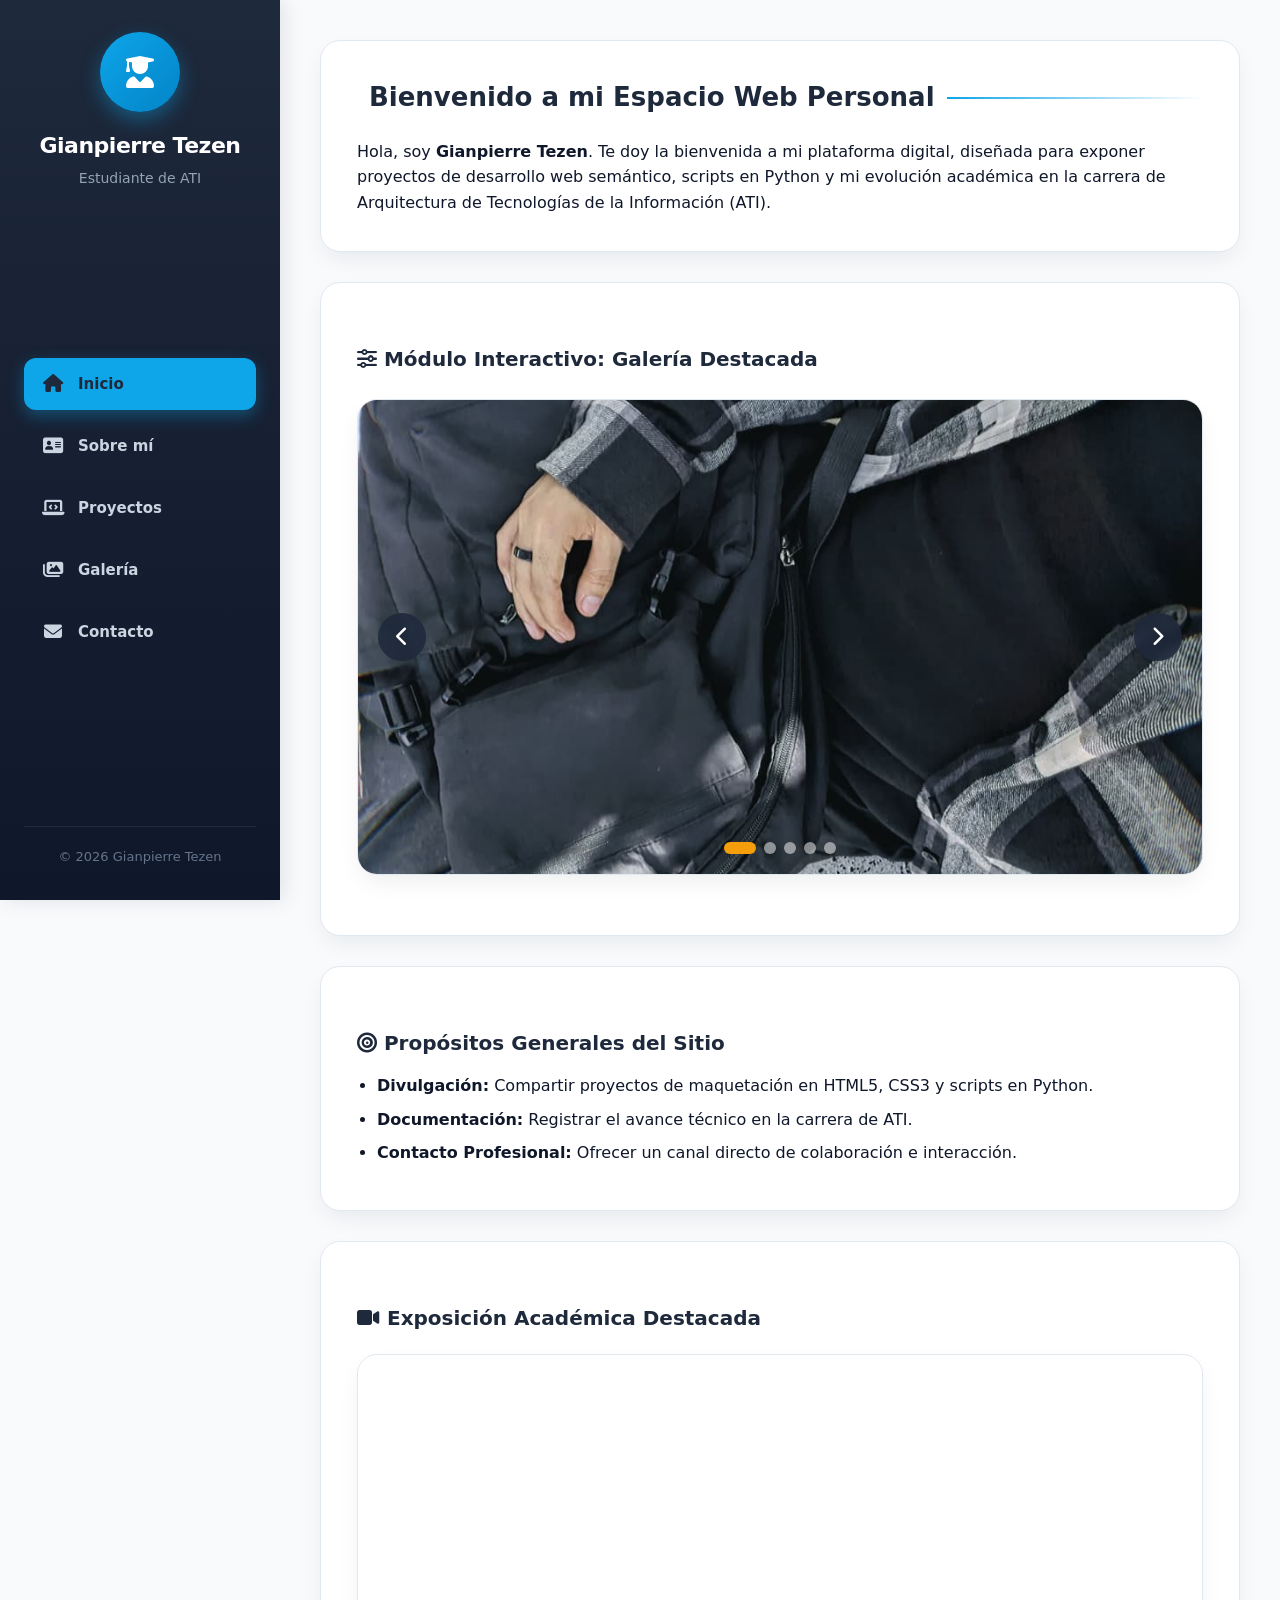
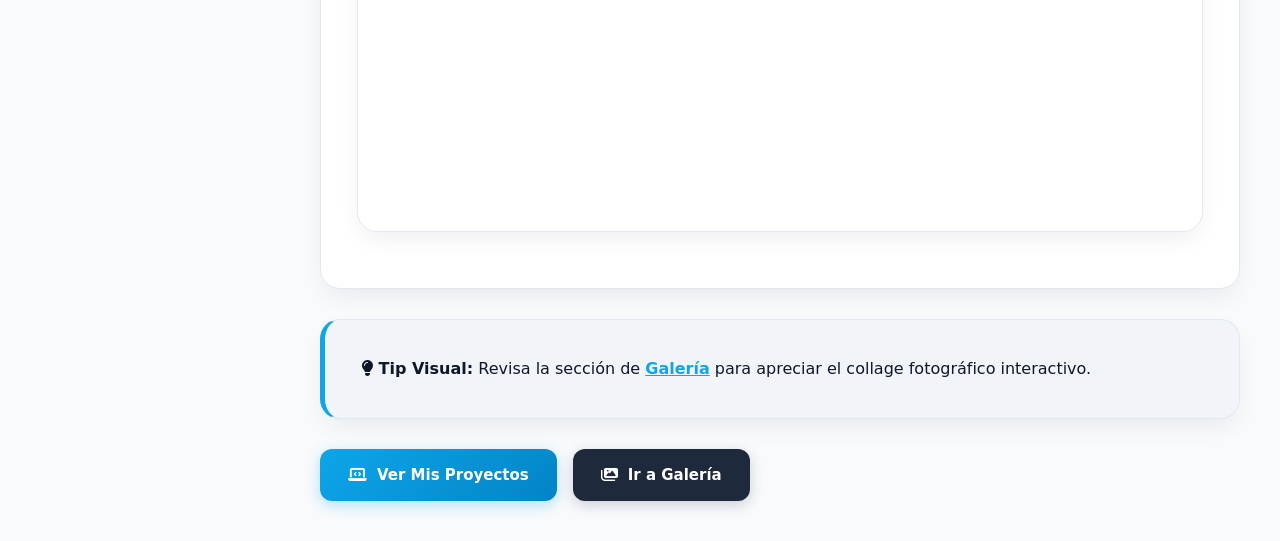
<file: MIpaginaweb/index.html>
<!DOCTYPE html>
<html lang="es">
<head>
    <meta charset="UTF-8">
    <meta name="viewport" content="width=device-width, initial-scale=1.0">
    <meta name="description" content="Portafolio profesional de Gianpierre Tezen: Estudiante de ATI, Desarrollo Web y Python.">
    <meta name="keywords" content="Gianpierre Tezen, ATI, Desarrollo Web, Python, HTML5, IES Rep. Federal de Alemania">
    <title>Inicio | Gianpierre Tezen - Portafolio Profesional</title>
    <link rel="stylesheet" href="https://cdnjs.cloudflare.com/ajax/libs/font-awesome/6.4.0/css/all.min.css">
    <link rel="stylesheet" href="style.css">
</head>
<body>

    <div class="app-viewport">
        
        <!-- BARRA LATERAL IZQUIERDA -->
        <aside class="sidebar">
            <div class="sidebar-header">
                <div class="profile-avatar"><i class="fa-solid fa-user-graduate"></i></div>
                <h1 class="profile-name">Gianpierre Tezen</h1>
                <p class="profile-role">Estudiante de ATI</p>
            </div>
            
            <nav class="sidebar-nav">
                <a href="index.html" class="active"><i class="fa-solid fa-house"></i> Inicio</a>
                <a href="sobre.html"><i class="fa-solid fa-address-card"></i> Sobre mí</a>
                <a href="proyectos.html"><i class="fa-solid fa-laptop-code"></i> Proyectos</a>
                <a href="galeria.html"><i class="fa-solid fa-images"></i> Galería</a>
                <a href="contacto.html"><i class="fa-solid fa-envelope"></i> Contacto</a>
            </nav>

            <div class="sidebar-footer">
                &copy; 2026 Gianpierre Tezen
            </div>
        </aside>

        <!-- CONTENIDO PRINCIPAL A PANTALLA COMPLETA -->
        <main class="content-area">
            
            <section class="section-card">
                <h2><i class="fa-solid fa-sparkles"></i> Bienvenido a mi Espacio Web Personal</h2>
                <p>Hola, soy <strong>Gianpierre Tezen</strong>. Te doy la bienvenida a mi plataforma digital, diseñada para exponer proyectos de desarrollo web semántico, scripts en Python y mi evolución académica en la carrera de Arquitectura de Tecnologías de la Información (ATI).</p>
            </section>

            <!-- MÓDULO DE INVESTIGACIÓN: CARRUSEL INTERACTIVO CON 5 FOTOS -->
            <section class="section-card">
                <h3><i class="fa-solid fa-sliders"></i> Módulo Interactivo: Galería Destacada</h3>
                <div class="carousel-container" id="mainCarousel">
                    <div class="carousel-slide active">
                        <img src="imagenes/foto1.jpg" alt="Instalaciones académicas ATI">
                    </div>
                    <div class="carousel-slide">
                        <img src="imagenes/foto2.jpg" alt="Proyectos y maquetación web">
                    </div>
                    <div class="carousel-slide">
                        <img src="imagenes/foto3.jpg" alt="Espacio de trabajo informático">
                    </div>
                    <div class="carousel-slide">
                        <img src="imagenes/foto4.jpg" alt="Investigación en desarrollo de software">
                    </div>
                    <div class="carousel-slide">
                        <img src="imagenes/foto5.jpg" alt="Fotografía personal y pasatiempos">
                    </div>

                    <button class="carousel-btn prev" onclick="prevSlide()"><i class="fa-solid fa-chevron-left"></i></button>
                    <button class="carousel-btn next" onclick="nextSlide()"><i class="fa-solid fa-chevron-right"></i></button>

                    <div class="carousel-dots">
                        <span class="dot active" onclick="goToSlide(0)"></span>
                        <span class="dot" onclick="goToSlide(1)"></span>
                        <span class="dot" onclick="goToSlide(2)"></span>
                        <span class="dot" onclick="goToSlide(3)"></span>
                        <span class="dot" onclick="goToSlide(4)"></span>
                    </div>
                </div>
            </section>

            <section class="section-card">
                <h3><i class="fa-solid fa-bullseye"></i> Propósitos Generales del Sitio</h3>
                <ul style="margin-left: 20px; margin-top: 10px;">
                    <li style="margin-bottom: 8px;"><strong>Divulgación:</strong> Compartir proyectos de maquetación en HTML5, CSS3 y scripts en Python.</li>
                    <li style="margin-bottom: 8px;"><strong>Documentación:</strong> Registrar el avance técnico en la carrera de ATI.</li>
                    <li style="margin-bottom: 8px;"><strong>Contacto Profesional:</strong> Ofrecer un canal directo de colaboración e interacción.</li>
                </ul>
            </section>

            <!-- VIDEO RESPONSIVE DE EXPOSICIÓN (YOUTUBE IFRAME 16:9) -->
            <section class="section-card">
                <h3><i class="fa-solid fa-video"></i> Exposición Académica Destacada</h3>
                <div class="video-responsive">
                    <iframe 
                    src="https://www.youtube.com/embed/KEpPIBJA8Qw" 
                     title="Exposición Académica"
                    allow="accelerometer; autoplay; clipboard-write; encrypted-media; gyroscope; picture-in-picture" 
                     allowfullscreen 
                        loading="lazy">
</iframe>
                </div>
            </section>

            <aside class="section-card" style="background: #F1F5F9; border-left: 5px solid var(--color-secondary);">
                <p><strong><i class="fa-solid fa-lightbulb"></i> Tip Visual:</strong> Revisa la sección de <a href="galeria.html" style="color: var(--color-secondary); font-weight: bold;">Galería</a> para apreciar el collage fotográfico interactivo.</p>
            </aside>

            <div class="btn-group">
                <a href="proyectos.html" class="btn"><i class="fa-solid fa-laptop-code"></i> Ver Mis Proyectos</a>
                <a href="galeria.html" class="btn btn-secondary"><i class="fa-solid fa-images"></i> Ir a Galería</a>
            </div>

        </main>

    </div>

    <!-- SCRIPT DEL CARRUSEL -->
    <script>
        let currentSlide = 0;
        const slides = document.querySelectorAll('.carousel-slide');
        const dots = document.querySelectorAll('.dot');
        let timer;

        function showSlide(index) {
            if (index >= slides.length) currentSlide = 0;
            else if (index < 0) currentSlide = slides.length - 1;
            else currentSlide = index;

            slides.forEach((s, i) => s.classList.toggle('active', i === currentSlide));
            dots.forEach((d, i) => d.classList.toggle('active', i === currentSlide));
        }

        function nextSlide() { showSlide(currentSlide + 1); }
        function prevSlide() { showSlide(currentSlide - 1); }
        function goToSlide(i) { showSlide(i); }

        function startTimer() { timer = setInterval(nextSlide, 4500); }
        function stopTimer() { clearInterval(timer); }

        const container = document.getElementById('mainCarousel');
        container.addEventListener('mouseenter', stopTimer);
        container.addEventListener('mouseleave', startTimer);

        startTimer();
    </script>
</body>
</html>
</file>
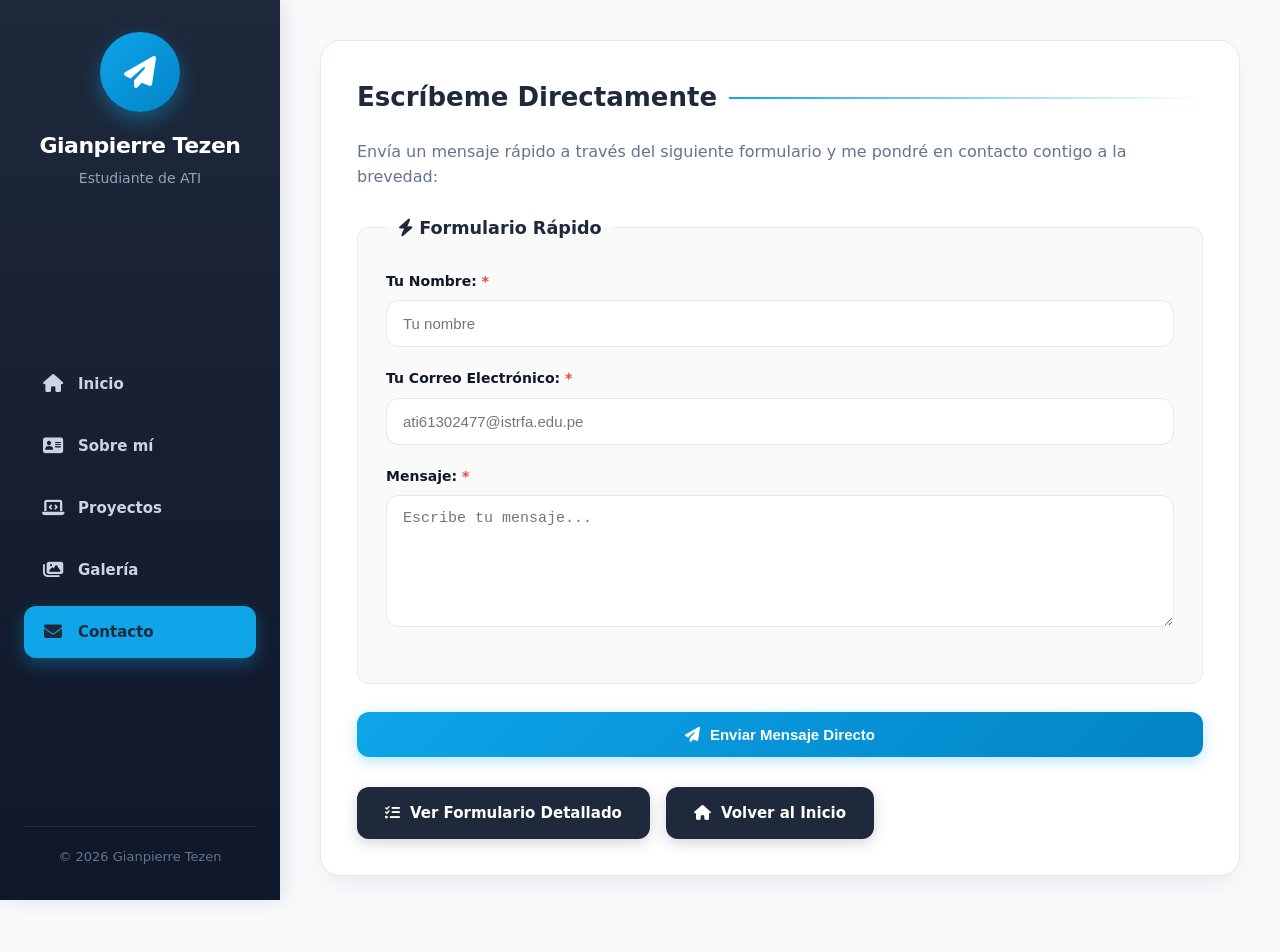
<file: MIpaginaweb/contacto.html>
<!DOCTYPE html>
<html lang="es">
<head>
    <meta charset="UTF-8">
    <meta name="viewport" content="width=device-width, initial-scale=1.0">
    <meta name="description" content="Contacto rápido con Gianpierre Tezen.">
    <title>Contacto Rápido | Gianpierre Tezen</title>
    <link rel="stylesheet" href="https://cdnjs.cloudflare.com/ajax/libs/font-awesome/6.4.0/css/all.min.css">
    <link rel="stylesheet" href="style.css">
</head>
<body>

    <div class="app-viewport">
        
        <aside class="sidebar">
            <div class="sidebar-header">
                <div class="profile-avatar"><i class="fa-solid fa-paper-plane"></i></div>
                <h1 class="profile-name">Gianpierre Tezen</h1>
                <p class="profile-role">Estudiante de ATI</p>
            </div>
            
            <nav class="sidebar-nav">
                <a href="index.html"><i class="fa-solid fa-house"></i> Inicio</a>
                <a href="sobre.html"><i class="fa-solid fa-address-card"></i> Sobre mí</a>
                <a href="proyectos.html"><i class="fa-solid fa-laptop-code"></i> Proyectos</a>
                <a href="galeria.html"><i class="fa-solid fa-images"></i> Galería</a>
                <a href="contacto.html" class="active"><i class="fa-solid fa-envelope"></i> Contacto</a>
            </nav>

            <div class="sidebar-footer">
                &copy; 2026 Gianpierre Tezen
            </div>
        </aside>

        <main class="content-area">
            
            <section class="section-card">
                <h2>Escríbeme Directamente</h2>
                <p class="subtitulo">Envía un mensaje rápido a través del siguiente formulario y me pondré en contacto contigo a la brevedad:</p>

                <!-- CONTENEDOR PARA EL MENSAJE DE ÉXITO O ERROR -->
                <div id="mensajeEstado" style="margin-bottom: 20px; display: none;"></div>

                <form id="formRapido" action="https://api.web3forms.com/submit" method="POST">
                    <input type="hidden" name="access_key" value="021f3ccd-b52b-4cdf-b159-edd0750fe135">
                    <input type="hidden" name="subject" value="Nuevo mensaje desde la pagina de Gianpierre Tezen Fernandez">

                    <fieldset>
                        <legend><i class="fa-solid fa-bolt"></i> Formulario Rápido</legend>

                        <div class="form-group">
                            <label for="nombre" class="required">Tu Nombre:</label>
                            <input type="text" id="nombre" name="nombre" placeholder="Tu nombre" required>
                        </div>

                        <div class="form-group">
                            <label for="email" class="required">Tu Correo Electrónico:</label>
                            <input type="email" id="email" name="email" placeholder="ati61302477@istrfa.edu.pe" required>
                        </div>

                        <div class="form-group">
                            <label for="mensaje" class="required">Mensaje:</label>
                            <textarea id="mensaje" name="mensaje" rows="6" placeholder="Escribe tu mensaje..." required></textarea>
                        </div>
                    </fieldset>

                    <button type="submit" class="btn" style="width: 100%; justify-content: center;"><i class="fa-solid fa-paper-plane"></i> Enviar Mensaje Directo</button>
                </form>

                <div class="btn-group">
                    <a href="contacto2.html" class="btn btn-secondary"><i class="fa-solid fa-list-check"></i> Ver Formulario Detallado</a>
                    <a href="index.html" class="btn btn-secondary"><i class="fa-solid fa-house"></i> Volver al Inicio</a>
                </div>
            </section>

        </main>

    </div>

    <!-- SCRIPT PARA ENVÍO EN SEGUNDO PLANO SIN REDIRECCIÓN -->
    <script>
        const form = document.getElementById('formRapido');
        const mensajeEstado = document.getElementById('mensajeEstado');

        form.addEventListener('submit', function(e) {
            e.preventDefault();
            mensajeEstado.style.display = 'block';
            mensajeEstado.innerHTML = "<p style='color: var(--color-secondary); font-weight: bold;'>Enviando mensaje...</p>";

            const formData = new FormData(form);

            fetch('https://api.web3forms.com/submit', {
                method: 'POST',
                body: formData
            })
            .then(async (response) => {
                let json = await response.json();
                if (response.status === 200) {
                    mensajeEstado.innerHTML = "<p style='color: #15803D; font-weight: bold; background: #DCFCE7; padding: 14px; border-radius: 12px; border: 1px solid #86EFAC;'><i class='fa-solid fa-circle-check'></i> ¡Mensaje enviado con éxito! Me pondré en contacto contigo pronto.</p>";
                    form.reset();
                } else {
                    mensajeEstado.innerHTML = `<p style='color: #B45309; background: #FEF3C7; padding: 14px; border-radius: 12px;'><i class='fa-solid fa-triangle-exclamation'></i> ${json.message}</p>`;
                }
            })
            .catch(error => {
                mensajeEstado.innerHTML = "<p style='color: #EF4444; background: #FEE2E2; padding: 14px; border-radius: 12px;'><i class='fa-solid fa-circle-xmark'></i> Ocurrió un error al enviar el mensaje. Intenta nuevamente.</p>";
            });
        });
    </script>

</body>
</html>
</file>
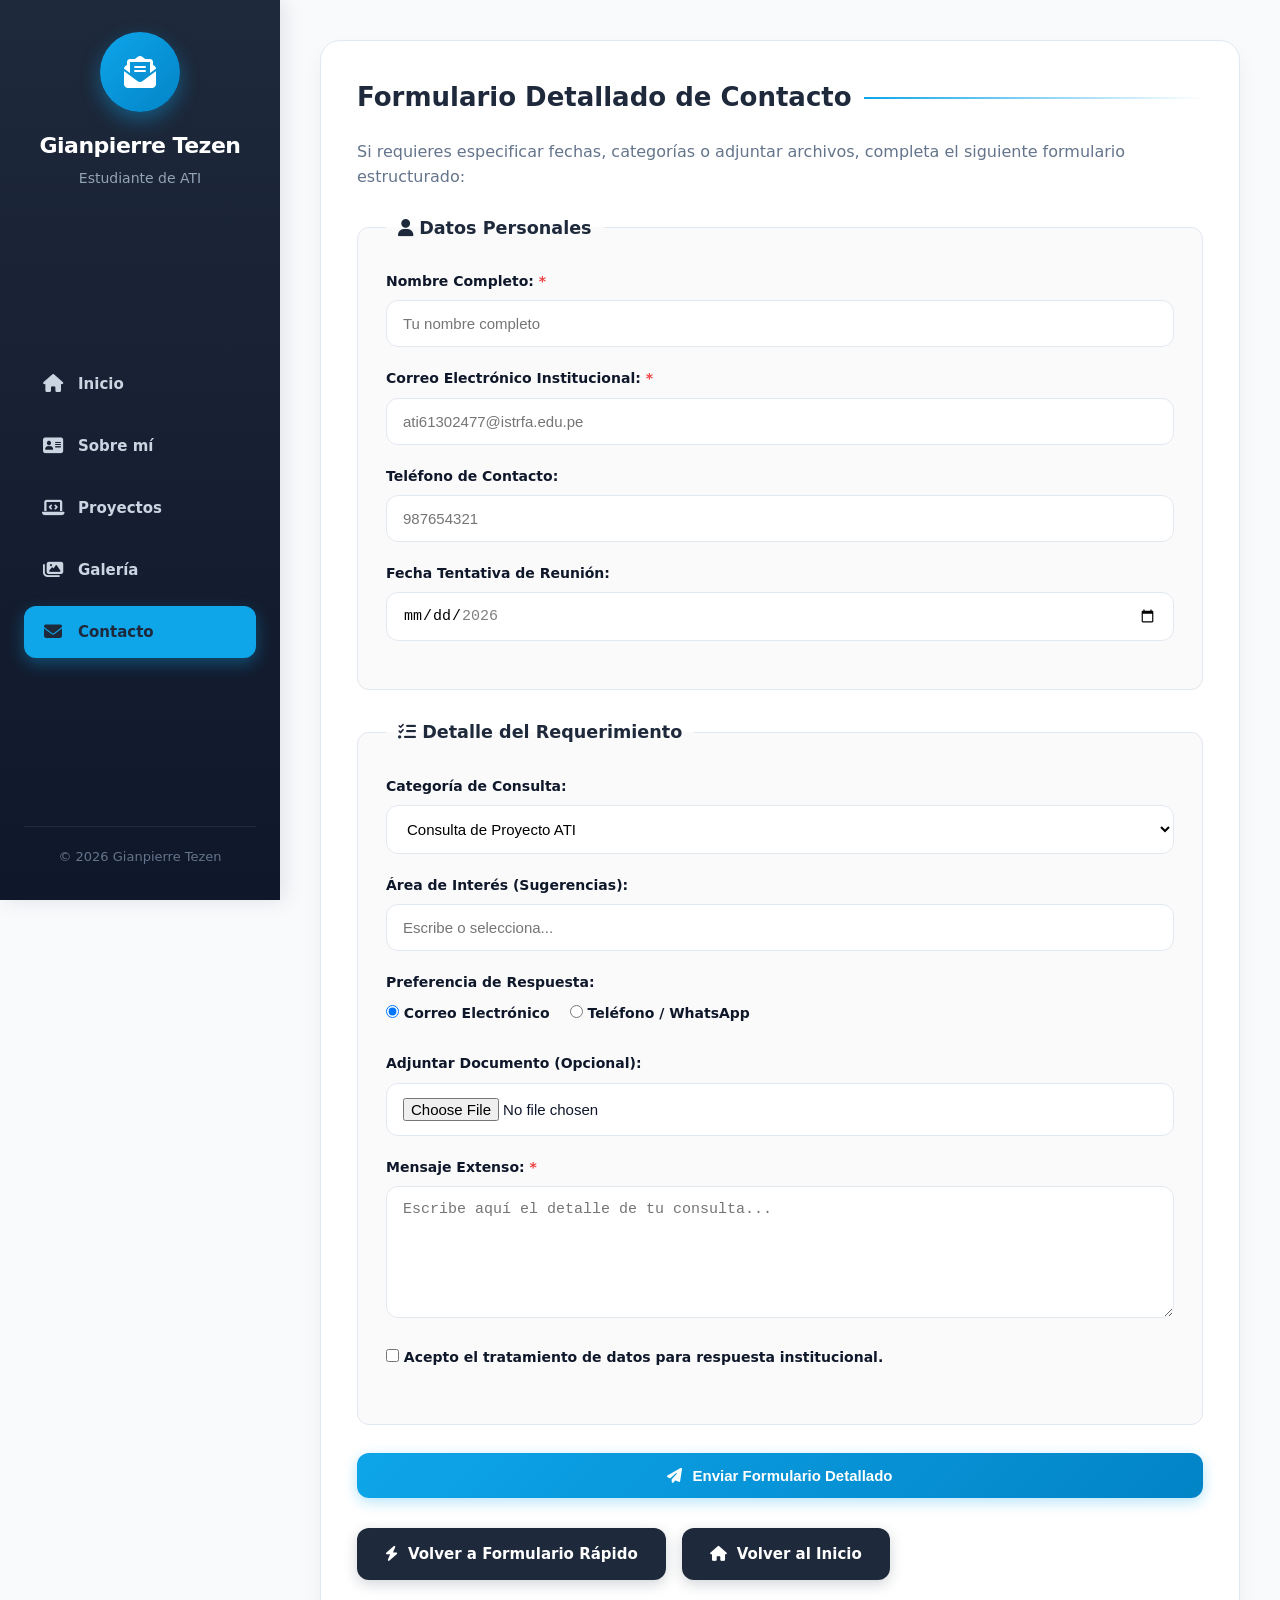
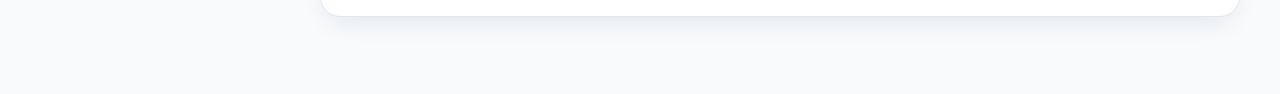
<file: MIpaginaweb/contacto2.html>
<!DOCTYPE html>
<html lang="es">
<head>
    <meta charset="UTF-8">
    <meta name="viewport" content="width=device-width, initial-scale=1.0">
    <meta name="description" content="Formulario de contacto detallado e interacción institucional de Gianpierre Tezen.">
    <title>Contacto Detallado | Gianpierre Tezen</title>
    <link rel="stylesheet" href="https://cdnjs.cloudflare.com/ajax/libs/font-awesome/6.4.0/css/all.min.css">
    <link rel="stylesheet" href="style.css">
</head>
<body>

    <div class="app-viewport">
        
        <aside class="sidebar">
            <div class="sidebar-header">
                <div class="profile-avatar"><i class="fa-solid fa-envelope-open-text"></i></div>
                <h1 class="profile-name">Gianpierre Tezen</h1>
                <p class="profile-role">Estudiante de ATI</p>
            </div>
            
            <nav class="sidebar-nav">
                <a href="index.html"><i class="fa-solid fa-house"></i> Inicio</a>
                <a href="sobre.html"><i class="fa-solid fa-address-card"></i> Sobre mí</a>
                <a href="proyectos.html"><i class="fa-solid fa-laptop-code"></i> Proyectos</a>
                <a href="galeria.html"><i class="fa-solid fa-images"></i> Galería</a>
                <a href="contacto.html" class="active"><i class="fa-solid fa-envelope"></i> Contacto</a>
            </nav>

            <div class="sidebar-footer">
                &copy; 2026 Gianpierre Tezen
            </div>
        </aside>

        <main class="content-area">
            
            <section class="section-card">
                <h2>Formulario Detallado de Contacto</h2>
                <p class="subtitulo">Si requieres especificar fechas, categorías o adjuntar archivos, completa el siguiente formulario estructurado:</p>

                <!-- CONTENEDOR PARA EL MENSAJE DE ÉXITO O ERROR -->
                <div id="mensajeEstado" style="margin-bottom: 20px; display: none;"></div>

                <form id="formDetallado" action="https://api.web3forms.com/submit" method="POST" enctype="multipart/form-data">
                    <input type="hidden" name="access_key" value="021f3ccd-b52b-4cdf-b159-edd0750fe135">
                    <input type="hidden" name="subject" value="Nuevo mensaje detallado de Gianpierre Tezen">

                    <fieldset>
                        <legend><i class="fa-solid fa-user"></i> Datos Personales</legend>

                        <div class="form-group">
                            <label for="nombre" class="required">Nombre Completo:</label>
                            <input type="text" id="nombre" name="nombre" placeholder="Tu nombre completo" required pattern="[A-Za-zÁéíóúÁÉÍÓÚñÑ\s]{3,50}">
                        </div>

                        <div class="form-group">
                            <label for="email" class="required">Correo Electrónico Institucional:</label>
                            <input type="email" id="email" name="email" placeholder="ati61302477@istrfa.edu.pe" required>
                        </div>

                        <div class="form-group">
                            <label for="telefono">Teléfono de Contacto:</label>
                            <input type="tel" id="telefono" name="telefono" placeholder="987654321" pattern="[0-9]{9}">
                        </div>

                        <div class="form-group">
                            <label for="fecha">Fecha Tentativa de Reunión:</label>
                            <input type="date" id="fecha" name="fecha_contacto" min="2026-01-01" max="2026-12-31">
                        </div>
                    </fieldset>

                    <fieldset>
                        <legend><i class="fa-solid fa-list-check"></i> Detalle del Requerimiento</legend>

                        <div class="form-group">
                            <label for="categoria">Categoría de Consulta:</label>
                            <select id="categoria" name="categoria">
                                <optgroup label="Académico">
                                    <option value="proyecto">Consulta de Proyecto ATI</option>
                                    <option value="estudio">Colaboración Académica</option>
                                </optgroup>
                                <optgroup label="Desarrollo">
                                    <option value="web">Páginas Web HTML/CSS</option>
                                    <option value="python">Programación en Python</option>
                                </optgroup>
                            </select>
                        </div>

                        <div class="form-group">
                            <label for="interes">Área de Interés (Sugerencias):</label>
                            <input type="text" id="interes" name="area_interes" list="intereses-list" placeholder="Escribe o selecciona...">
                            <datalist id="intereses-list">
                                <option value="Desarrollo de páginas web usando HTML y CSS">
                                <option value="Programación de scripts en Python">
                                <option value="Proyectos Académicos ATI">
                                <option value="Arquitectura de Hardware">
                            </datalist>
                        </div>

                        <div class="form-group">
                            <label>Preferencia de Respuesta:</label>
                            <div class="radio-group">
                                <label><input type="radio" name="preferencia" value="correo" checked> Correo Electrónico</label>
                                <label><input type="radio" name="preferencia" value="telefono"> Teléfono / WhatsApp</label>
                            </div>
                        </div>

                        <div class="form-group">
                            <label for="archivo">Adjuntar Documento (Opcional):</label>
                            <input type="file" id="archivo" name="archivo_adjunto">
                        </div>

                        <div class="form-group">
                            <label for="mensaje" class="required">Mensaje Extenso:</label>
                            <textarea id="mensaje" name="mensaje" rows="6" placeholder="Escribe aquí el detalle de tu consulta..." required></textarea>
                        </div>

                        <div class="form-group">
                            <div class="checkbox-group">
                                <label><input type="checkbox" name="terminos" required> Acepto el tratamiento de datos para respuesta institucional.</label>
                            </div>
                        </div>
                    </fieldset>

                    <button type="submit" class="btn" style="width: 100%; justify-content: center;"><i class="fa-solid fa-paper-plane"></i> Enviar Formulario Detallado</button>
                </form>

                <div class="btn-group">
                    <a href="contacto.html" class="btn btn-secondary"><i class="fa-solid fa-bolt"></i> Volver a Formulario Rápido</a>
                    <a href="index.html" class="btn btn-secondary"><i class="fa-solid fa-house"></i> Volver al Inicio</a>
                </div>
            </section>

        </main>

    </div>

    <!-- SCRIPT PARA ENVÍO EN SEGUNDO PLANO SIN REDIRECCIÓN -->
    <script>
        const form = document.getElementById('formDetallado');
        const mensajeEstado = document.getElementById('mensajeEstado');

        form.addEventListener('submit', function(e) {
            e.preventDefault();
            mensajeEstado.style.display = 'block';
            mensajeEstado.innerHTML = "<p style='color: var(--color-secondary); font-weight: bold;'>Enviando formulario...</p>";

            const formData = new FormData(form);

            fetch('https://api.web3forms.com/submit', {
                method: 'POST',
                body: formData
            })
            .then(async (response) => {
                let json = await response.json();
                if (response.status === 200) {
                    mensajeEstado.innerHTML = "<p style='color: #15803D; font-weight: bold; background: #DCFCE7; padding: 14px; border-radius: 12px; border: 1px solid #86EFAC;'><i class='fa-solid fa-circle-check'></i> ¡Mensaje enviado con éxito! Me pondré en contacto contigo pronto.</p>";
                    form.reset();
                } else {
                    mensajeEstado.innerHTML = `<p style='color: #B45309; background: #FEF3C7; padding: 14px; border-radius: 12px;'><i class='fa-solid fa-triangle-exclamation'></i> ${json.message}</p>`;
                }
            })
            .catch(error => {
                mensajeEstado.innerHTML = "<p style='color: #EF4444; background: #FEE2E2; padding: 14px; border-radius: 12px;'><i class='fa-solid fa-circle-xmark'></i> Ocurrió un error al enviar el mensaje. Intenta nuevamente.</p>";
            });
        });
    </script>

</body>
</html>
</file>
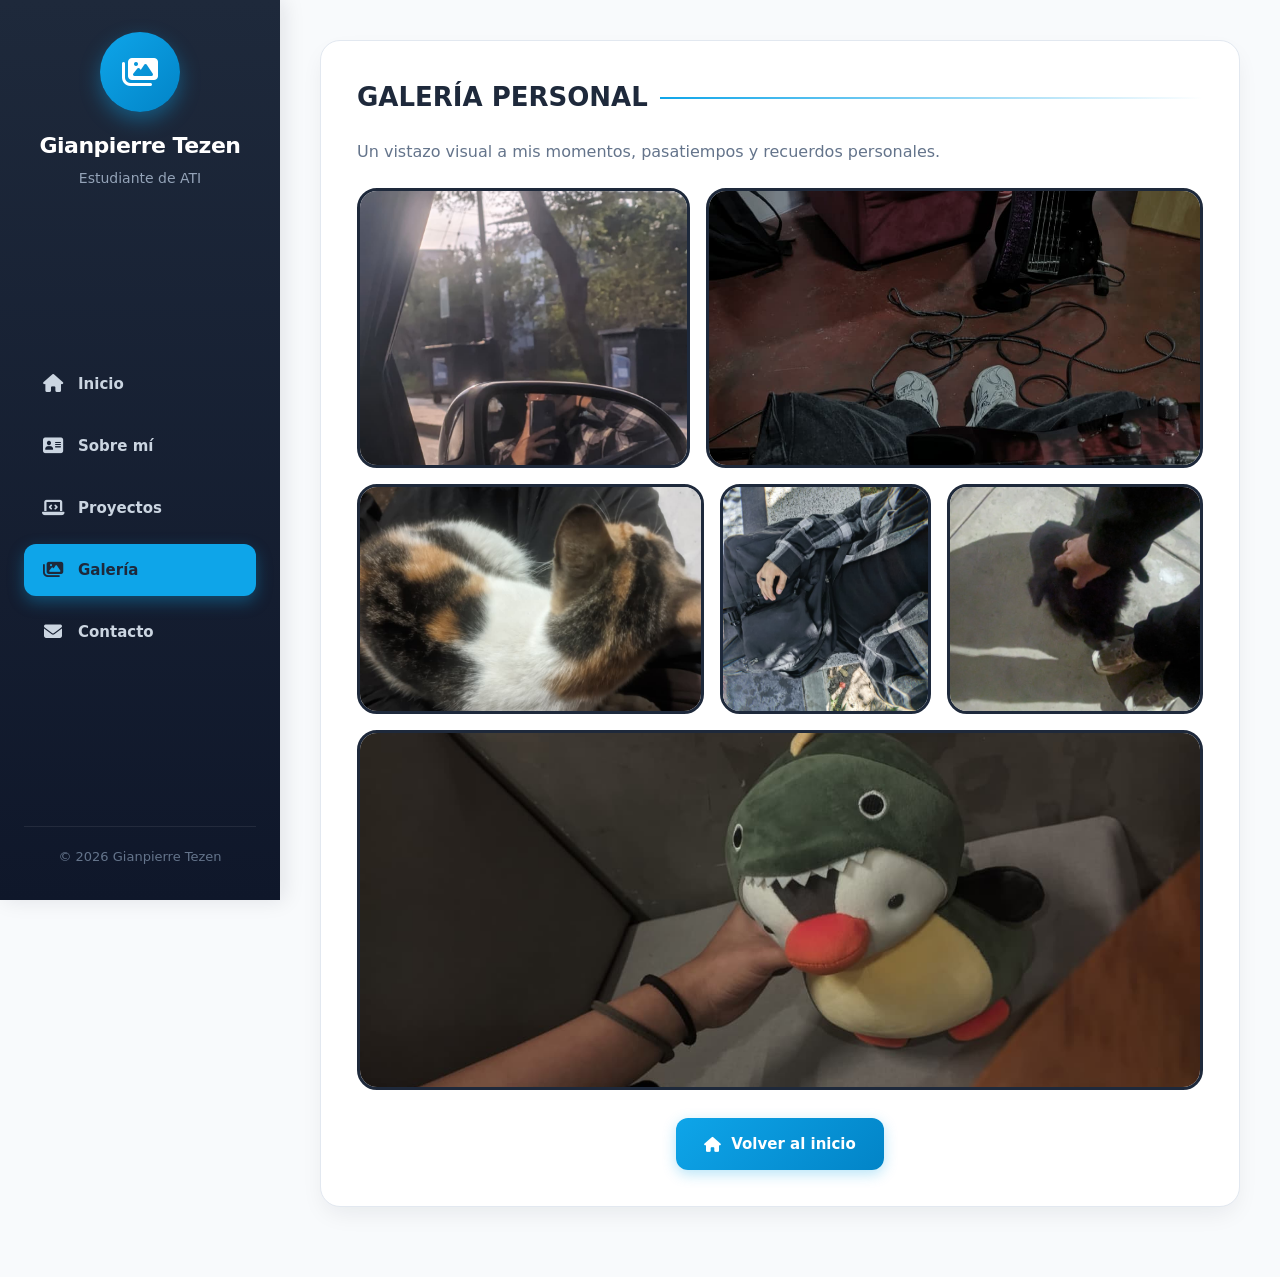
<file: MIpaginaweb/galeria.html>
<!DOCTYPE html>
<html lang="es">
<head>
  <meta charset="UTF-8">
  <meta name="viewport" content="width=device-width, initial-scale=1.0">
  <meta name="description" content="Galería collage fotográfico personal de Gianpierre Tezen.">
  <title>Galería | Gianpierre Tezen</title>
  <link rel="stylesheet" href="https://cdnjs.cloudflare.com/ajax/libs/font-awesome/6.4.0/css/all.min.css">
  <link rel="stylesheet" href="style.css">
  <style>
    /* COLLAGE DINÁMICO DE 6 FOTOS */
    .fila {
      display: flex;
      gap: 16px;
      margin-bottom: 16px;
      width: 100%;
    }

    .fila img {
      height: 100%;
      width: 0;
      min-width: 0;
      object-fit: cover;
      border: 3px solid var(--color-primary);
      border-radius: var(--radius-lg);
      cursor: pointer;
      transition: all 0.3s cubic-bezier(0.4, 0, 0.2, 1);
    }

    .fila img:hover {
      transform: translateY(-8px) scale(1.02);
      border-color: var(--color-secondary);
      box-shadow: var(--shadow-lg);
    }

    .fila-1 { height: 280px; }
    .fila-1 .img1 { flex: 1.2; }
    .fila-1 .img2 { flex: 1.8; }

    .fila-2 { height: 230px; }
    .fila-2 .img3 { flex: 1.5; }
    .fila-2 .img4 { flex: 0.9; }
    .fila-2 .img5 { flex: 1.1; }

    .fila-3 { height: 360px; }
    .fila-3 .img6 { flex: 1; }

    .btn-container {
      text-align: center;
      margin-top: 28px;
    }

    @media (max-width: 600px) {
      .fila {
        flex-direction: column;
        height: auto !important;
        gap: 12px;
      }
      .fila img {
        width: 100% !important;
        height: 220px !important;
      }
    }
  </style>
</head>
<body>

  <div class="app-viewport">
    
    <aside class="sidebar">
      <div class="sidebar-header">
        <div class="profile-avatar"><i class="fa-solid fa-images"></i></div>
        <h1 class="profile-name">Gianpierre Tezen</h1>
        <p class="profile-role">Estudiante de ATI</p>
      </div>
      
      <nav class="sidebar-nav">
        <a href="index.html"><i class="fa-solid fa-house"></i> Inicio</a>
        <a href="sobre.html"><i class="fa-solid fa-address-card"></i> Sobre mí</a>
        <a href="proyectos.html"><i class="fa-solid fa-laptop-code"></i> Proyectos</a>
        <a href="galeria.html" class="active"><i class="fa-solid fa-images"></i> Galería</a>
        <a href="contacto.html"><i class="fa-solid fa-envelope"></i> Contacto</a>
      </nav>

      <div class="sidebar-footer">
        &copy; 2026 Gianpierre Tezen
      </div>
    </aside>

    <main class="content-area">
      
      <section class="section-card">
        <h2>GALERÍA PERSONAL</h2>
        <p class="subtitulo">Un vistazo visual a mis momentos, pasatiempos y recuerdos personales.</p>

        <!-- FILA 1 -->
        <div class="fila fila-1">
          <img src="imagenes/foto3.jpg" alt="Guitarras y cuarto" class="img1">
          <img src="imagenes/foto5.jpg" alt="Selfie en espejo" class="img2">
        </div>

        <!-- FILA 2 -->
        <div class="fila fila-2">
          <img src="imagenes/foto4.jpg" alt="Gatito" class="img3">
          <img src="imagenes/foto1.jpg" alt="Peluche" class="img4">
          <img src="imagenes/foto2.jpg" alt="Perrito" class="img5">
        </div>

        <!-- FILA 3 -->
        <div class="fila fila-3">
          <img src="imagenes/foto6.jpg" alt="Outfit y mochila" class="img6">
        </div>

        <div class="btn-container">
          <a href="index.html" class="btn"><i class="fa-solid fa-house"></i> Volver al inicio</a>
        </div>
      </section>

    </main>

  </div>

  <!-- REPRODUCTOR DE AUDIO AMBIENTAL -->
  <audio id="musica" autoplay loop>
    <source src="canciones/Less-than-a-Lover.mp3" type="audio/mpeg">
  </audio>

  <script>
    window.addEventListener("load", function() {
      const musica = document.getElementById("musica");
      musica.play().catch(function() {
        console.log("El navegador bloqueó el autoplay.");
      });
    });
  </script>

</body>
</html>
</file>
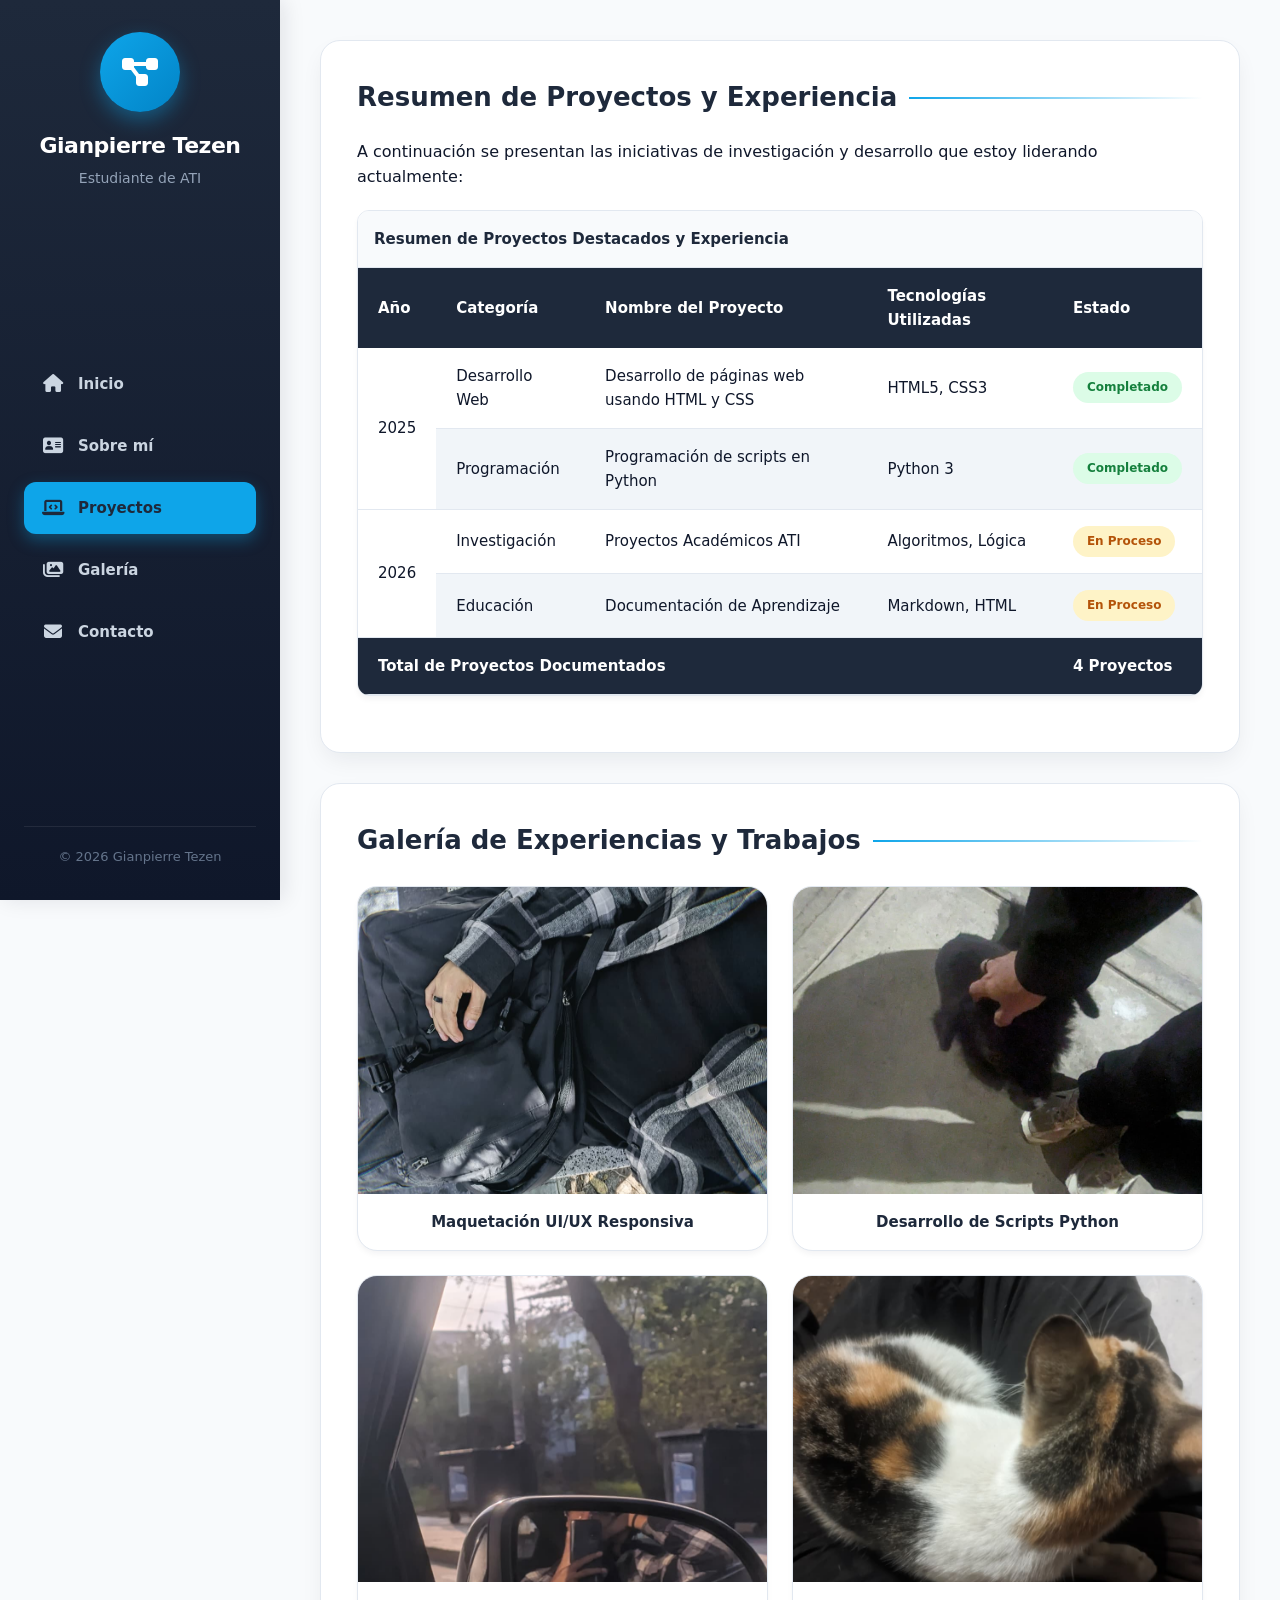
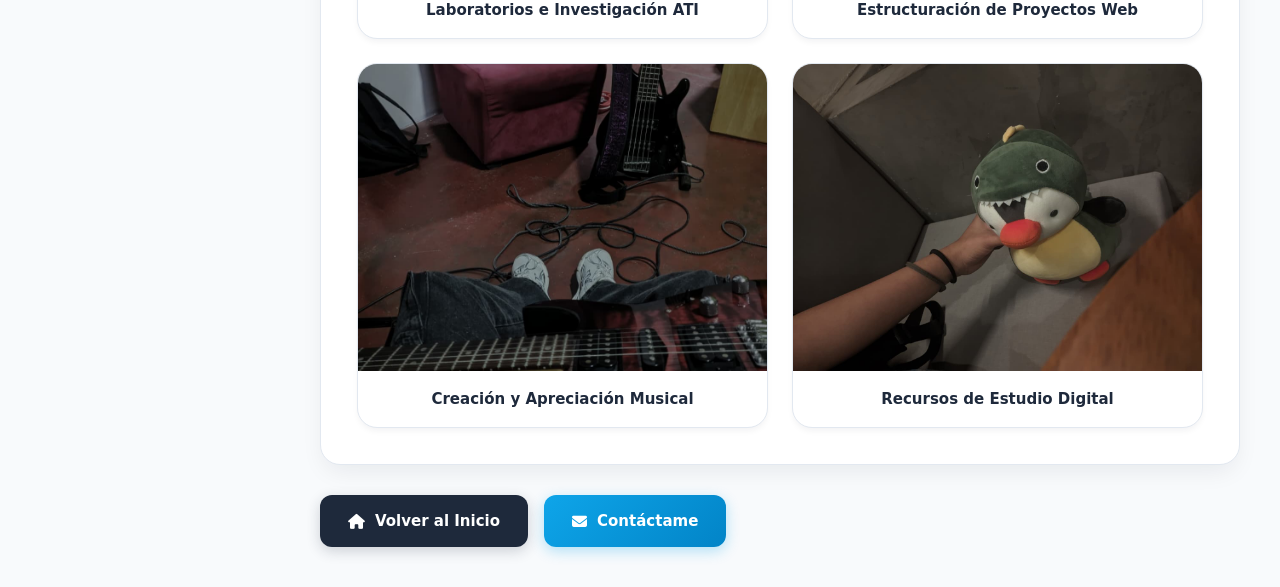
<file: MIpaginaweb/proyectos.html>
<!DOCTYPE html>
<html lang="es">
<head>
    <meta charset="UTF-8">
    <meta name="viewport" content="width=device-width, initial-scale=1.0">
    <meta name="description" content="Tabla semántica de proyectos y galería responsiva de Gianpierre Tezen.">
    <title>Proyectos | Gianpierre Tezen</title>
    <link rel="stylesheet" href="https://cdnjs.cloudflare.com/ajax/libs/font-awesome/6.4.0/css/all.min.css">
    <link rel="stylesheet" href="style.css">
</head>
<body>

    <div class="app-viewport">
        
        <aside class="sidebar">
            <div class="sidebar-header">
                <div class="profile-avatar"><i class="fa-solid fa-diagram-project"></i></div>
                <h1 class="profile-name">Gianpierre Tezen</h1>
                <p class="profile-role">Estudiante de ATI</p>
            </div>
            
            <nav class="sidebar-nav">
                <a href="index.html"><i class="fa-solid fa-house"></i> Inicio</a>
                <a href="sobre.html"><i class="fa-solid fa-address-card"></i> Sobre mí</a>
                <a href="proyectos.html" class="active"><i class="fa-solid fa-laptop-code"></i> Proyectos</a>
                <a href="galeria.html"><i class="fa-solid fa-images"></i> Galería</a>
                <a href="contacto.html"><i class="fa-solid fa-envelope"></i> Contacto</a>
            </nav>

            <div class="sidebar-footer">
                &copy; 2026 Gianpierre Tezen
            </div>
        </aside>

        <main class="content-area">
            
            <section class="section-card">
                <h2>Resumen de Proyectos y Experiencia</h2>
                <p>A continuación se presentan las iniciativas de investigación y desarrollo que estoy liderando actualmente:</p>

                <!-- TABLA SEMÁNTICA CON COLSPAN, ROWSPAN, STICKY HEADER Y ZEBRA STRIPING -->
                <div class="table-container">
                    <table class="custom-table">
                        <caption>Resumen de Proyectos Destacados y Experiencia</caption>
                        <thead>
                            <tr>
                                <th>Año</th>
                                <th>Categoría</th>
                                <th>Nombre del Proyecto</th>
                                <th>Tecnologías Utilizadas</th>
                                <th>Estado</th>
                            </tr>
                        </thead>
                        <tbody>
                            <tr>
                                <td rowspan="2">2025</td>
                                <td>Desarrollo Web</td>
                                <td>Desarrollo de páginas web usando HTML y CSS</td>
                                <td>HTML5, CSS3</td>
                                <td><span class="badge active">Completado</span></td>
                            </tr>
                            <tr>
                                <td>Programación</td>
                                <td>Programación de scripts en Python</td>
                                <td>Python 3</td>
                                <td><span class="badge active">Completado</span></td>
                            </tr>
                            <tr>
                                <td rowspan="2">2026</td>
                                <td>Investigación</td>
                                <td>Proyectos Académicos ATI</td>
                                <td>Algoritmos, Lógica</td>
                                <td><span class="badge pending">En Proceso</span></td>
                            </tr>
                            <tr>
                                <td>Educación</td>
                                <td>Documentación de Aprendizaje</td>
                                <td>Markdown, HTML</td>
                                <td><span class="badge pending">En Proceso</span></td>
                            </tr>
                        </tbody>
                        <tfoot>
                            <tr>
                                <td colspan="4">Total de Proyectos Documentados</td>
                                <td>4 Proyectos</td>
                            </tr>
                        </tfoot>
                    </table>
                </div>
            </section>

            <!-- GALERÍA GRID PROFESIONAL CON PICTURE, FIGURE Y FIGCAPTION -->
            <section class="section-card">
                <h2>Galería de Experiencias y Trabajos</h2>
                <div class="gallery-grid">
                    <figure class="gallery-card">
                        <picture>
                            <source media="(min-width: 768px)" srcset="imagenes/foto1.jpg">
                            <img src="imagenes/foto1.jpg" alt="Desarrollo Web HTML5 y CSS3" loading="lazy">
                        </picture>
                        <figcaption>Maquetación UI/UX Responsiva</figcaption>
                    </figure>

                    <figure class="gallery-card">
                        <picture>
                            <source media="(min-width: 768px)" srcset="imagenes/foto2.jpg">
                            <img src="imagenes/foto2.jpg" alt="Programación en Python" loading="lazy">
                        </picture>
                        <figcaption>Desarrollo de Scripts Python</figcaption>
                    </figure>

                    <figure class="gallery-card">
                        <picture>
                            <source media="(min-width: 768px)" srcset="imagenes/foto3.jpg">
                            <img src="imagenes/foto3.jpg" alt="Laboratorio Académico ATI" loading="lazy">
                        </picture>
                        <figcaption>Laboratorios e Investigación ATI</figcaption>
                    </figure>

                    <figure class="gallery-card">
                        <picture>
                            <source media="(min-width: 768px)" srcset="imagenes/foto4.jpg">
                            <img src="imagenes/foto4.jpg" alt="Documentación de Código" loading="lazy">
                        </picture>
                        <figcaption>Estructuración de Proyectos Web</figcaption>
                    </figure>

                    <figure class="gallery-card">
                        <picture>
                            <source media="(min-width: 768px)" srcset="imagenes/foto5.jpg">
                            <img src="imagenes/foto5.jpg" alt="Prácticas musicales" loading="lazy">
                        </picture>
                        <figcaption>Creación y Apreciación Musical</figcaption>
                    </figure>

                    <figure class="gallery-card">
                        <picture>
                            <source media="(min-width: 768px)" srcset="imagenes/foto6.jpg">
                            <img src="imagenes/foto6.jpg" alt="Recursos y estudio" loading="lazy">
                        </picture>
                        <figcaption>Recursos de Estudio Digital</figcaption>
                    </figure>
                </div>
            </section>

            <div class="btn-group">
                <a href="index.html" class="btn btn-secondary"><i class="fa-solid fa-house"></i> Volver al Inicio</a>
                <a href="contacto.html" class="btn"><i class="fa-solid fa-envelope"></i> Contáctame</a>
            </div>

        </main>

    </div>

</body>
</html>
</file>
<file: MIpaginaweb/style.css>
:root {
  --color-primary: #1E293B;
  --color-secondary: #0EA5E9;
  --color-accent: #F59E0B;
  --color-bg: #F8FAFC;
  --color-text: #0F172A;
  --color-white: #FFFFFF;
  --color-card: #FFFFFF;
  --color-border: #E2E8F0;
  --color-table-alt: #F1F5F9;
  
  --shadow-sm: 0 4px 6px -1px rgba(15, 23, 42, 0.05);
  --shadow-md: 0 10px 25px -5px rgba(15, 23, 42, 0.08);
  --shadow-lg: 0 20px 35px -10px rgba(14, 165, 233, 0.2);
  --radius-lg: 20px;
  --radius-md: 12px;
}

* {
  box-sizing: border-box;
  margin: 0;
  padding: 0;
}

html, body {
  width: 100%;
  min-height: 100vh;
  font-family: 'Segoe UI', system-ui, -apple-system, sans-serif;
  background-color: var(--color-bg);
  color: var(--color-text);
  line-height: 1.6;
}

.app-viewport {
  display: grid;
  grid-template-columns: 280px 1fr;
  min-height: 100vh;
  width: 100%;
}

.sidebar {
  background: linear-gradient(180deg, var(--color-primary) 0%, #0F172A 100%);
  color: var(--color-white);
  padding: 32px 24px;
  display: flex;
  flex-direction: column;
  justify-content: space-between;
  position: sticky;
  top: 0;
  height: 100vh;
  box-shadow: 4px 0 20px rgba(15, 23, 42, 0.1);
  z-index: 10;
}

.sidebar-header {
  text-align: center;
}

.profile-avatar {
  width: 80px;
  height: 80px;
  border-radius: 50%;
  background: linear-gradient(135deg, var(--color-secondary) 0%, #0284C7 100%);
  color: var(--color-white);
  display: flex;
  align-items: center;
  justify-content: center;
  font-size: 32px;
  margin: 0 auto 16px;
  box-shadow: 0 8px 20px rgba(14, 165, 233, 0.4);
}

.profile-name {
  font-size: 22px;
  font-weight: 700;
  color: var(--color-white);
  letter-spacing: -0.5px;
}

.profile-role {
  color: #94A3B8;
  font-size: 14px;
  font-weight: 500;
  margin-top: 4px;
}

.sidebar-nav {
  display: flex;
  flex-direction: column;
  gap: 10px;
  margin: 30px 0;
}

.sidebar-nav a {
  color: #CBD5E1;
  text-decoration: none;
  font-weight: 600;
  font-size: 15px;
  padding: 14px 18px;
  border-radius: var(--radius-md);
  transition: all 0.3s cubic-bezier(0.4, 0, 0.2, 1);
  display: flex;
  align-items: center;
  gap: 14px;
}

.sidebar-nav a i {
  font-size: 18px;
  width: 22px;
  text-align: center;
}

.sidebar-nav a:hover {
  color: var(--color-white);
  background-color: rgba(255, 255, 255, 0.08);
  transform: translateX(6px);
}

.sidebar-nav a.active {
  color: var(--color-primary);
  background-color: var(--color-secondary);
  box-shadow: 0 6px 16px rgba(14, 165, 233, 0.35);
  font-weight: 700;
}

.sidebar-footer {
  text-align: center;
  font-size: 13px;
  color: #64748B;
  padding-top: 20px;
  border-top: 1px solid rgba(255, 255, 255, 0.08);
}

.content-area {
  padding: 40px;
  overflow-y: auto;
  max-width: 1400px;
  width: 100%;
  margin: 0 auto;
}

.section-card {
  background: var(--color-card);
  padding: 36px;
  border-radius: var(--radius-lg);
  border: 1px solid var(--color-border);
  box-shadow: var(--shadow-md);
  margin-bottom: 30px;
}

h2 {
  color: var(--color-primary);
  font-size: 26px;
  font-weight: 700;
  margin-bottom: 20px;
  display: flex;
  align-items: center;
  gap: 12px;
}

h2::after {
  content: '';
  flex: 1;
  height: 2px;
  background: linear-gradient(90deg, var(--color-secondary), transparent);
}

h3 {
  color: var(--color-primary);
  font-size: 20px;
  margin-top: 24px;
  margin-bottom: 14px;
}

.subtitulo {
  color: #64748B;
  font-size: 16px;
  margin-bottom: 24px;
}

.btn {
  display: inline-flex;
  align-items: center;
  gap: 10px;
  padding: 14px 28px;
  background: linear-gradient(135deg, var(--color-secondary) 0%, #0284C7 100%);
  color: var(--color-white);
  text-decoration: none;
  border-radius: var(--radius-md);
  font-weight: 700;
  border: none;
  cursor: pointer;
  transition: all 0.3s ease;
  box-shadow: 0 4px 14px rgba(14, 165, 233, 0.3);
  font-size: 15px;
}

.btn:hover {
  background: linear-gradient(135deg, var(--color-accent) 0%, #D97706 100%);
  transform: translateY(-3px);
  box-shadow: 0 8px 20px rgba(245, 158, 11, 0.4);
}

.btn-secondary {
  background: var(--color-primary);
  box-shadow: 0 4px 14px rgba(30, 41, 59, 0.2);
}

.btn-secondary:hover {
  background: #334155;
}

.btn-group {
  margin-top: 30px;
  display: flex;
  gap: 16px;
  flex-wrap: wrap;
}

.carousel-container {
  position: relative;
  width: 100%;
  aspect-ratio: 16 / 9;
  max-height: 480px;
  margin: 24px 0;
  overflow: hidden;
  border-radius: var(--radius-lg);
  box-shadow: var(--shadow-md);
  border: 1px solid var(--color-border);
}

.carousel-slide {
  display: none;
  width: 100%;
  height: 100%;
}

.carousel-slide.active {
  display: block;
}

.carousel-slide img {
  width: 100%;
  height: 100%;
  object-fit: cover;
  object-position: center;
  display: block;
}

.carousel-btn {
  position: absolute;
  top: 50%;
  transform: translateY(-50%);
  background: rgba(30, 41, 59, 0.85);
  backdrop-filter: blur(4px);
  color: white;
  border: none;
  font-size: 20px;
  width: 48px;
  height: 48px;
  cursor: pointer;
  border-radius: 50%;
  transition: all 0.3s ease;
  display: flex;
  align-items: center;
  justify-content: center;
}

.carousel-btn:hover {
  background: var(--color-secondary);
  transform: translateY(-50%) scale(1.1);
}

.carousel-btn.prev { left: 20px; }
.carousel-btn.next { right: 20px; }

.carousel-dots {
  position: absolute;
  bottom: 20px;
  width: 100%;
  display: flex;
  justify-content: center;
  gap: 8px;
}

.dot {
  width: 12px;
  height: 12px;
  background-color: rgba(255, 255, 255, 0.5);
  border-radius: 20px;
  cursor: pointer;
  transition: all 0.3s ease;
}

.dot.active {
  width: 32px;
  background-color: var(--color-accent);
}

.table-container {
  width: 100%;
  overflow-x: auto;
  border-radius: var(--radius-md);
  border: 1px solid var(--color-border);
  box-shadow: var(--shadow-sm);
  margin: 20px 0;
}

.custom-table {
  width: 100%;
  border-collapse: collapse;
  background-color: var(--color-white);
  font-size: 15px;
}

.custom-table caption {
  font-weight: 700;
  padding: 16px;
  color: var(--color-primary);
  text-align: left;
  background-color: #F8FAFC;
  border-bottom: 1px solid var(--color-border);
}

.custom-table th {
  background-color: var(--color-primary);
  color: var(--color-white);
  padding: 16px 20px;
  text-align: left;
  position: sticky;
  top: 0;
}

.custom-table td {
  padding: 16px 20px;
  border-bottom: 1px solid var(--color-border);
}

.custom-table tbody tr:nth-child(even) {
  background-color: var(--color-table-alt);
}

.custom-table tbody tr:hover {
  background-color: rgba(14, 165, 233, 0.12);
  transition: background-color 0.3s ease;
}

.custom-table tfoot {
  font-weight: bold;
  background-color: var(--color-primary);
  color: var(--color-white);
}

.badge {
  padding: 6px 14px;
  border-radius: 20px;
  font-size: 12px;
  font-weight: 700;
  display: inline-block;
}

.badge.active { background-color: #DCFCE7; color: #15803D; }
.badge.pending { background-color: #FEF3C7; color: #B45309; }

.video-responsive {
  position: relative;
  padding-bottom: 56.25%;
  height: 0;
  overflow: hidden;
  border-radius: var(--radius-lg);
  margin: 20px 0;
  box-shadow: var(--shadow-md);
  border: 1px solid var(--color-border);
}

.video-responsive iframe {
  position: absolute;
  top: 0; left: 0; width: 100%; height: 100%; border: 0;
}

.short-video-container {
  margin: 24px 0;
  text-align: center;
}

.short-video-container video {
  border-radius: var(--radius-lg);
  max-width: 100%;
  box-shadow: var(--shadow-md);
}

.short-video-container figcaption {
  font-size: 14px;
  color: #64748B;
  margin-top: 10px;
  font-weight: 500;
}

.gallery-grid {
  display: grid;
  grid-template-columns: repeat(auto-fit, minmax(280px, 1fr));
  gap: 24px;
  margin-top: 24px;
}

.gallery-card {
  margin: 0;
  overflow: hidden;
  border-radius: var(--radius-lg);
  background: var(--color-white);
  border: 1px solid var(--color-border);
  box-shadow: var(--shadow-sm);
  transition: all 0.3s ease;
}

.gallery-card:hover {
  transform: translateY(-8px);
  box-shadow: var(--shadow-lg);
  border-color: var(--color-secondary);
}

.gallery-card img {
  width: 100%;
  aspect-ratio: 4 / 3;
  object-fit: cover;
  display: block;
  transition: transform 0.4s ease;
}

.gallery-card:hover img {
  transform: scale(1.08);
}

.gallery-card figcaption {
  padding: 16px;
  font-size: 15px;
  font-weight: 700;
  color: var(--color-primary);
  text-align: center;
}

.fila {
  display: flex;
  gap: 16px;
  margin-bottom: 16px;
  width: 100%;
}

.fila img {
  height: 100%;
  width: 0;
  min-width: 0;
  object-fit: cover;
  border: 3px solid var(--color-primary);
  border-radius: var(--radius-lg);
  cursor: pointer;
  transition: all 0.3s cubic-bezier(0.4, 0, 0.2, 1);
}

.fila img:hover {
  transform: translateY(-8px) scale(1.02);
  border-color: var(--color-secondary);
  box-shadow: var(--shadow-lg);
}

.fila-1 { height: 280px; }
.fila-1 .img1 { flex: 1.2; }
.fila-1 .img2 { flex: 1.8; }

.fila-2 { height: 230px; }
.fila-2 .img3 { flex: 1.5; }
.fila-2 .img4 { flex: 0.9; }
.fila-2 .img5 { flex: 1.1; }

.fila-3 { height: 360px; }
.fila-3 .img6 { flex: 1; }

fieldset {
  border: 1px solid var(--color-border);
  border-radius: var(--radius-md);
  padding: 28px;
  margin-bottom: 28px;
  background-color: #FAFAFA;
}

legend {
  font-weight: 700;
  color: var(--color-primary);
  padding: 0 12px;
  font-size: 1.1rem;
}

.form-group {
  margin-bottom: 20px;
}

label {
  display: block;
  margin-bottom: 8px;
  font-weight: 600;
  font-size: 14px;
}

.required::after {
  content: " *";
  color: #EF4444;
}

input[type="text"],
input[type="email"],
input[type="tel"],
input[type="date"],
input[type="file"],
select,
textarea {
  width: 100%;
  padding: 14px 16px;
  border: 1px solid var(--color-border);
  border-radius: var(--radius-md);
  font-size: 15px;
  background-color: var(--color-white);
  transition: all 0.3s ease;
}

input:focus, select:focus, textarea:focus {
  outline: none;
  border-color: var(--color-secondary);
  box-shadow: 0 0 0 4px rgba(14, 165, 233, 0.15);
}

.radio-group, .checkbox-group {
  display: flex;
  gap: 20px;
  margin-top: 8px;
}

@media (max-width: 900px) {
  .app-viewport {
    grid-template-columns: 1fr;
  }
  .sidebar {
    height: auto;
    position: static;
    padding: 24px 20px;
  }
  .sidebar-nav {
    flex-direction: row;
    flex-wrap: wrap;
    justify-content: center;
    margin: 20px 0 10px;
  }
  .sidebar-nav a {
    font-size: 13px;
    padding: 10px 14px;
  }
  .content-area {
    padding: 20px 16px;
  }
  .section-card {
    padding: 24px 18px;
  }
  .carousel-container {
    height: 280px;
  }
  .fila {
    flex-direction: column;
    height: auto !important;
    gap: 12px;
  }
  .fila img {
    width: 100% !important;
    height: 220px !important;
  }
}
</file>
